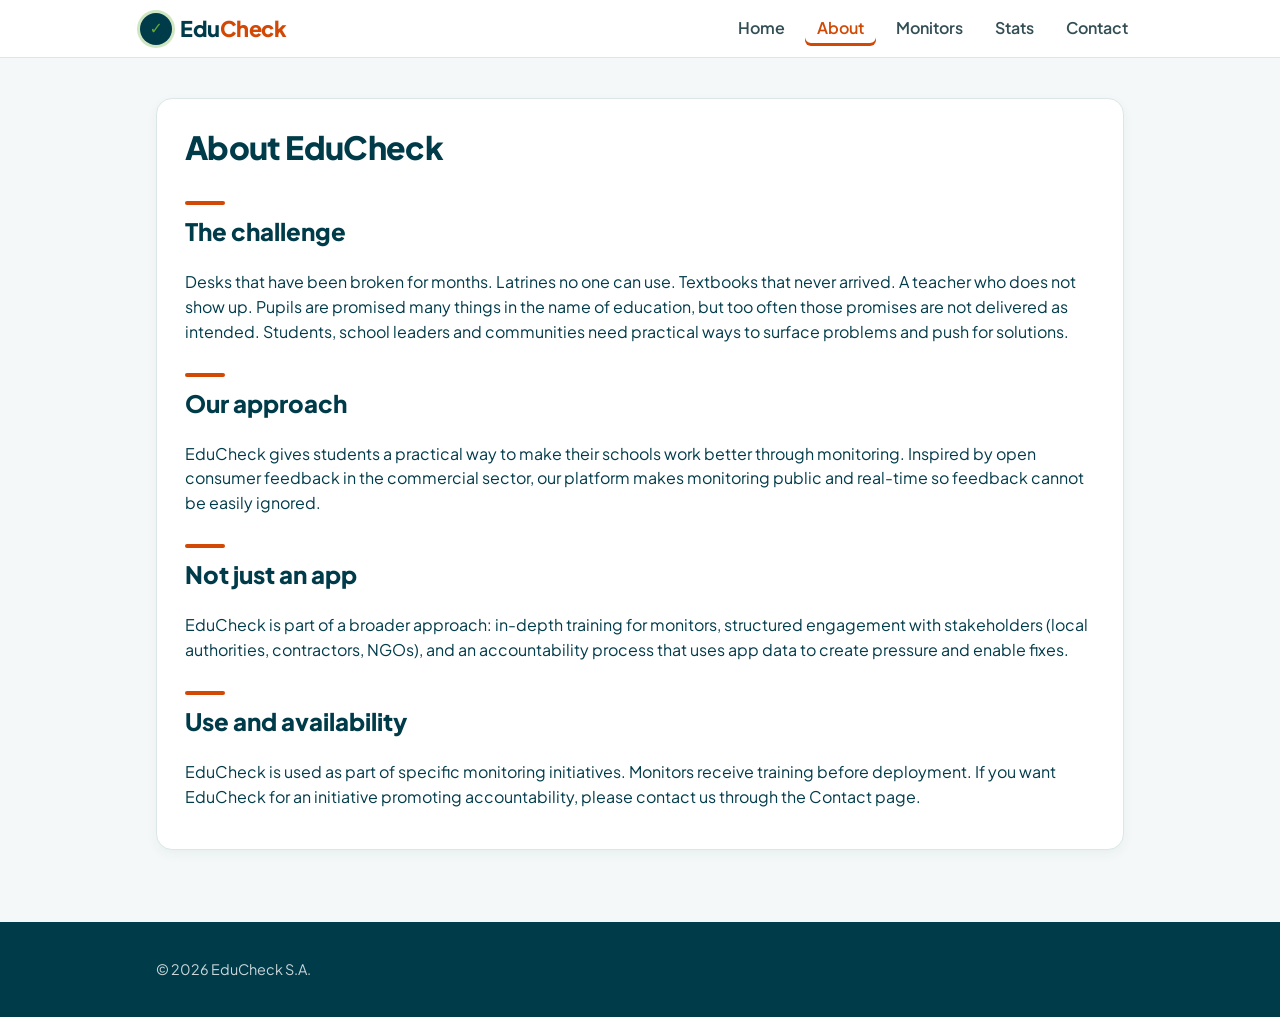
<file: about.html>
<!doctype html>
<html lang="en">
<head>
  <meta charset="utf-8" />
  <meta name="viewport" content="width=device-width,initial-scale=1" />
  <title>About — EduCheck</title>
  <link rel="stylesheet" href="assets/css/styles.css">
</head>
<body>
  <header class="site-header">
    <div class="container header-inner">
      <a href="index.html" class="brand">Edu<span>Check</span></a>
      <button class="nav-toggle" id="navToggleAbout" aria-expanded="false" aria-controls="siteNavAbout">Menu</button>
      <nav id="siteNavAbout" class="site-nav" aria-label="Main navigation">
        <ul>
          <li><a href="index.html">Home</a></li>
          <li><a href="about.html" aria-current="page">About</a></li>
          <li><a href="monitors.html">Monitors</a></li>
          <li><a href="stats.html">Stats</a></li>
          <li><a href="contact.html">Contact</a></li>
        </ul>
      </nav>
    </div>
  </header>

  <main class="container">
    <article class="page">
      <h1>About EduCheck</h1>

      <h2>The challenge</h2>
      <p>Desks that have been broken for months. Latrines no one can use. Textbooks that never arrived. A teacher who does not show up. Pupils are promised many things in the name of education, but too often those promises are not delivered as intended. Students, school leaders and communities need practical ways to surface problems and push for solutions.</p>

      <h2>Our approach</h2>
      <p>EduCheck gives students a practical way to make their schools work better through monitoring. Inspired by open consumer feedback in the commercial sector, our platform makes monitoring public and real-time so feedback cannot be easily ignored.</p>

      <h2>Not just an app</h2>
      <p>EduCheck is part of a broader approach: in-depth training for monitors, structured engagement with stakeholders (local authorities, contractors, NGOs), and an accountability process that uses app data to create pressure and enable fixes.</p>

      <h2>Use and availability</h2>
      <p>EduCheck is used as part of specific monitoring initiatives. Monitors receive training before deployment. If you want EduCheck for an initiative promoting accountability, please contact us through the Contact page.</p>
    </article>
  </main>

  <footer class="site-footer">
    <div class="container">
      <p>&copy; <span id="yearAbout"></span> EduCheck S.A.</p>
    </div>
  </footer>

  <script src="assets/js/main.js"></script>
</body>
</html>
</file>
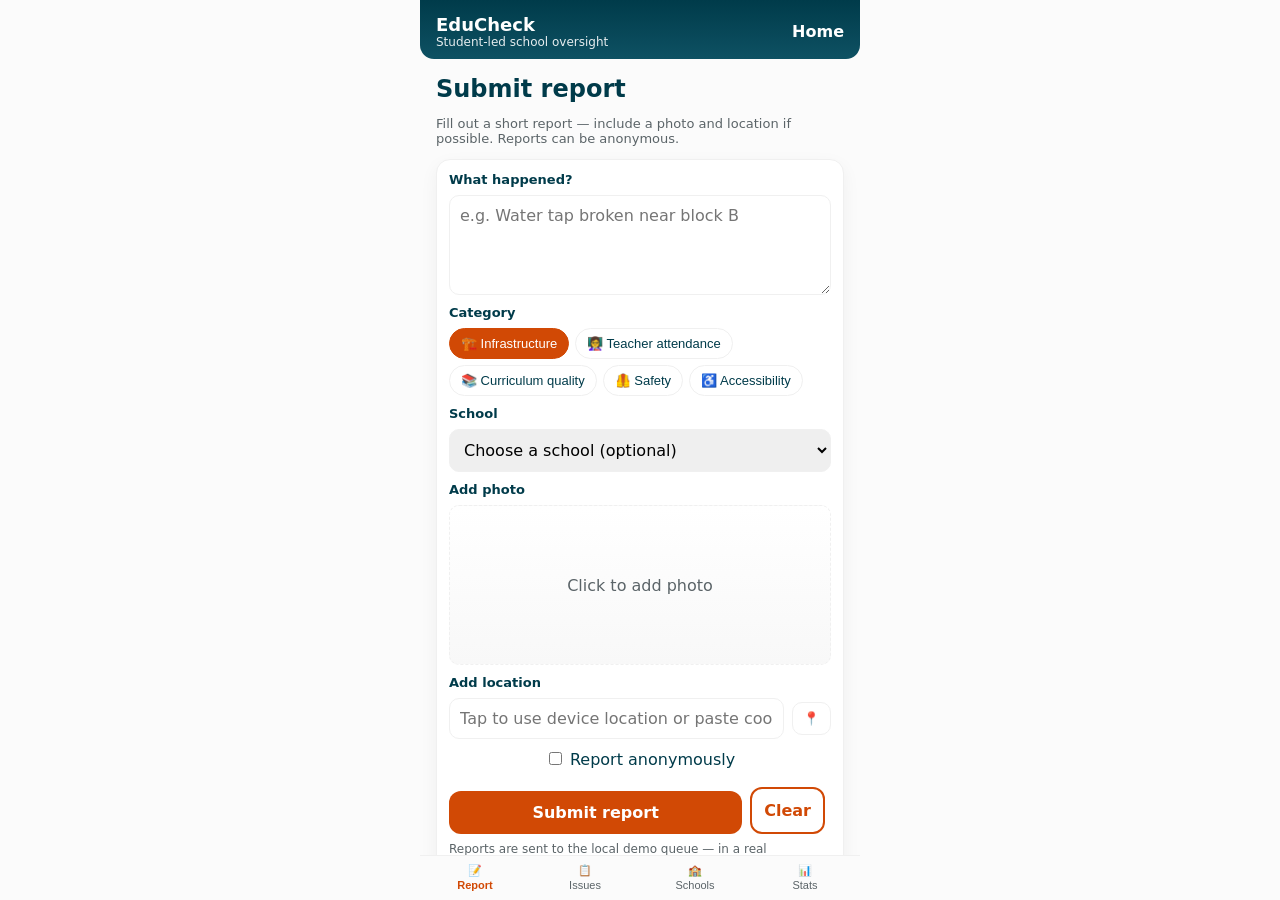
<file: app.html>
<!DOCTYPE html>
<html lang="en">
<head>
<meta charset="utf-8">
<meta name="viewport" content="width=device-width, initial-scale=1, viewport-fit=cover">
<title>EduCheck</title>
<style>
:root{--bg:#fbfbfb;--card:#fff;--ink:#003B4A;--mut:#5b6468;--line:#e6e6e6;--pri:#D14905;--pri-700:#A93A04;--brand:#003B4A;--brand-700:#0E5163;--ok:#166534;--blue:#1d4ed8;--radius:12px}
*{box-sizing:border-box}html,body{height:100%;margin:0;font-family:Inter, system-ui, -apple-system, "Segoe UI", Roboto,sans-serif}
body{background:var(--bg);color:var(--ink);display:flex;justify-content:center}
.app{width:100%;max-width:440px;height:100%;display:flex;flex-direction:column;background:var(--bg)}
header{padding:14px 16px 10px;background:linear-gradient(180deg,var(--brand),var(--brand-700));color:#fff;display:flex;align-items:center;justify-content:space-between;border-bottom-left-radius:14px;border-bottom-right-radius:14px}
header h1{font-size:18px;margin:0;font-weight:700}header small{opacity:.9;display:block;font-size:12px}
#off{font-size:11px;background:rgba(255,255,255,0.12);padding:4px 8px;border-radius:99px;display:none}
main{flex:1;overflow-y:auto;padding:16px}
.card{background:var(--card);border:1px solid var(--line);border-radius:14px;padding:12px;margin-bottom:10px;box-shadow:0 6px 18px rgba(15,23,32,0.05)}
nav{display:flex;background:transparent;border-top:1px solid var(--line)}
nav button{flex:1;border:0;background:none;color:var(--mut);padding:8px 0 9px;font-size:11px;cursor:pointer;display:flex;flex-direction:column;align-items:center;gap:2px}
nav button span{font-size:19px}nav button.on{color:var(--pri);font-weight:700}
.btn{background:var(--pri);color:#fff;border:0;border-radius:12px;padding:12px;font:inherit;font-weight:700;width:100%;cursor:pointer;margin-top:12px}
.btn.s{background:transparent;color:var(--pri);border:2px solid var(--pri);width:auto;padding:7px 12px;margin:8px 6px 0 0}
.chips{display:flex;flex-wrap:wrap;gap:6px}
.chip{border:1px solid var(--line);background:var(--card);color:var(--ink);padding:7px 11px;border-radius:99px;font-size:13px;cursor:pointer}
.chip.on{background:var(--pri);color:#fff;border-color:var(--pri)}
.mut{color:var(--mut);font-size:13px}
.ph{width:100%;max-height:150px;object-fit:cover;border-radius:10px;margin-top:8px}
.toast{position:fixed;left:50%;bottom:calc(80px + env(safe-area-inset-bottom,0px));transform:translateX(-50%);background:var(--ink);color:var(--bg);padding:10px 16px;border-radius:99px;font-size:13px;opacity:0;transition:.25s;pointer-events:none;max-width:90%}
.toast.on{opacity:1}
.kpi b{font-size:22px;color:var(--pri);display:block}
.form-row{display:flex;flex-direction:column;gap:8px;margin-bottom:10px}
.label{font-weight:700;font-size:13px}
.input,textarea,select{width:100%;padding:10px;border-radius:10px;border:1px solid var(--line);font:inherit}
textarea{min-height:100px;resize:vertical}
.row{display:flex;gap:8px}
.small{font-size:13px;color:var(--mut)}
.photo-preview{display:block;width:100%;height:160px;object-fit:cover;border-radius:10px;border:1px dashed var(--line);background:linear-gradient(180deg,#fff,#f8f8f8);display:grid;place-items:center;color:var(--mut)}
.switch{display:flex;align-items:center;gap:10px}
.geo{display:flex;gap:8px;align-items:center}
.geo button{padding:8px 10px;border-radius:10px;border:1px solid var(--line);background:#fff;cursor:pointer}
.footer-note{font-size:12px;color:var(--mut);margin-top:8px}
@media (max-width:420px){.ph{max-height:120px}}
</style>
</head>
<body>
<div class="app">
  <header>
    <div>
      <h1>EduCheck</h1>
      <small id="sub">Student-led school oversight</small>
    </div>
    <div style="display:flex;gap:10px;align-items:center">
      <div id="off">Offline</div>
      <a href="index.html" style="color:#fff;text-decoration:none;font-weight:700">Home</a>
    </div>
  </header>
  <main id="v" tabindex="-1"></main>
  <nav id="nav" aria-label="Main"></nav>
</div>
<div class="toast" id="t" role="status" aria-live="polite"></div>
<script>
// Keep app UI but change brand vars dynamically for consistency
const root = document.documentElement.style;
root.setProperty('--pri', '#D14905');
root.setProperty('--pri-700', '#A93A04');
root.setProperty('--line', '#f0f0f0');
</script>
<script>
/* Improved report form inspired by DevCheck (accessible, mobile-first, photo preview, location, anonymous toggle) */
const L={en:{report:"Report",issues:"Issues",schools:"Schools",stats:"Stats",more:"More",sub:"Student-led school oversight",submit:"Submit report",desc:"What happened?",cat:"Category",school:"School",photo:"Add photo",loc:"Add location",anon:"Report anonymously",all:"All",ack:"Acknowledge",fix:"Mark fixed",ver:"Verify fix",role:"Your role",lang:"Language",offline:"Offline mode",st:["Reported","Acknowledged","Fixed","Verified"]}};
const CATS={infra:"🏗️ Infrastructure",teacher:"👩‍🏫 Teacher attendance",curr:"📚 Curriculum quality",safety:"🦺 Safety",access:"♿ Accessibility"};
const SCH=[{id:1,n:"Collège Alfajiri",r:"Bukavu",t:"Secondary",tel:"+243 000 000 001"},{id:2,n:"Institut Mwanga",r:"Bukavu",t:"Technical",tel:"+243 000 000 002"},{id:3,n:"Lycée Lumière",r:"Goma",t:"Secondary",tel:"+243 000 000 003"}];
let I=[{id:1,s:1,c:"teacher",d:"Maths teacher absent for two weeks, no replacement.",st:2,when:"3 days ago"}];
let S={tab:"report",lang:"en",role:"Monitor",off:false,cat:"infra",anon:false,photo:null,loc:null,flt:-1,rf:"All",tf:"All",map:false,rate:{},q:[]};
const $=s=>document.querySelector(s);
function navTemplate(){
  return `
    <button class="on" data-t="report">📝<div>Report</div></button>
    <button data-t="issues">📋<div>Issues</div></button>
    <button data-t="schools">🏫<div>Schools</div></button>
    <button data-t="stats">📊<div>Stats</div></button>
  `;
}
function draw(){
  const v = document.getElementById('v');
  if(S.tab==='report'){
    v.innerHTML = `
      <h2 style="margin:0 0 8px">${L[S.lang].submit}</h2>
      <p class="mut">Fill out a short report — include a photo and location if possible. Reports can be anonymous.</p>
      <div class="card" role="form" aria-labelledby="reportHead">
        <div class="form-row">
          <label class="label" for="desc">${L[S.lang].desc}</label>
          <textarea id="desc" placeholder="e.g. Water tap broken near block B" aria-required="true"></textarea>
        </div>
        <div class="form-row">
          <label class="label">${L[S.lang].cat}</label>
          <div class="chips" id="catChips">
            ${Object.entries(CATS).map(([k,v])=>`<button type="button" class="chip ${S.cat===k? 'on':''}" data-cat="${k}">${v}</button>`).join('')}
          </div>
        </div>
        <div class="form-row">
          <label class="label" for="school">${L[S.lang].school}</label>
          <select id="school" class="input">
            <option value="">Choose a school (optional)</option>
            ${SCH.map(s=>`<option value="${s.id}">${s.n} — ${s.r}</option>`).join('')}
          </select>
        </div>
        <div class="form-row">
          <label class="label">${L[S.lang].photo}</label>
          <label class="photo-preview" id="photoPreview">Click to add photo<input id="photo" type="file" accept="image/*" style="display:none"></label>
        </div>
        <div class="form-row">
          <label class="label">${L[S.lang].loc}</label>
          <div class="geo">
            <input id="location" class="input" placeholder="Tap to use device location or paste coordinates" aria-label="Location">
            <button id="geoBtn" aria-label="Use device location">📍</button>
          </div>
        </div>
        <div class="form-row switch">
          <label><input id="anon" type="checkbox"> ${L[S.lang].anon}</label>
        </div>
        <div class="row" style="margin-top:6px">
          <button class="btn" id="submitBtn">${L[S.lang].submit}</button>
          <button class="btn s" id="clearBtn" type="button">Clear</button>
        </div>
        <div class="footer-note">Reports are sent to the local demo queue — in a real deployment they would go to a secure backend.</div>
      </div>
    `;
    bindReport();
  } else if(S.tab==='issues'){
    v.innerHTML = `<h2 style="margin:0 0 8px">Issues</h2><p class="mut">All reports (demo data)</p>` + renderIssues();
  } else if(S.tab==='schools'){
    v.innerHTML = `<h2 style="margin:0 0 8px">Schools</h2><p class="mut">Browse demo school list</p><div class="card">${SCH.map(s=>`<div style='margin-bottom:8px'><strong>${s.n}</strong><div class='mut'>${s.r} · ${s.t}</div></div>`).join('')}</div>`;
  } else if(S.tab==='stats'){
    v.innerHTML = `<h2 style="margin:0 0 8px">Stats</h2><div class="card"><div class="kpi"><b>${I.length}</b><span class="mini">reports (demo)</span></div></div>`;
  }
  document.getElementById('nav').innerHTML = navTemplate();
  bindNav();
}
function renderIssues(){
  if(I.length===0) return '<div class="card"><p class="mut">No reports yet.</p></div>';
  return '<div class="card">' + I.map(r=>{
    const school = SCH.find(s=>s.id===r.s);
    return `<div style="border-bottom:1px solid var(--line);padding:8px 0"><div style="display:flex;justify-content:space-between"><strong>${CATS[r.c]||r.c}</strong><small class="mut">${r.when||'now'}</small></div><div class="mut">${r.d}</div><div class="mut" style="margin-top:6px">${school?school.n:''}</div></div>`
  }).join('') + '</div>';
}
function bindNav(){
  document.querySelectorAll('#nav [data-t]').forEach(b=>{
    b.onclick=()=>{document.querySelectorAll('#nav button').forEach(x=>x.classList.remove('on'));b.classList.add('on');S.tab=b.dataset.t;draw();};
  });
}
function bindReport(){
  // category chips
  document.querySelectorAll('#catChips .chip').forEach(c=>c.onclick=()=>{
    document.querySelectorAll('#catChips .chip').forEach(x=>x.classList.remove('on'));
    c.classList.add('on');S.cat=c.dataset.cat;
  });
  // photo input and preview
  const photoInput = document.getElementById('photo');
  const preview = document.getElementById('photoPreview');
  preview.onclick = ()=> photoInput.click();
  photoInput.onchange = (e)=>{
    const f = e.target.files[0];
    if(!f) return;
    const url = URL.createObjectURL(f);
    S.photo = f;
    preview.innerHTML = `<img src="${url}" class="ph" alt="Photo preview">`;
  };
  // geolocation
  document.getElementById('geoBtn').onclick = async ()=>{
    if(!navigator.geolocation){toast('Geolocation not supported');return}
    document.getElementById('geoBtn').textContent='⏱';
    navigator.geolocation.getCurrentPosition(pos=>{
      const {latitude,longitude} = pos.coords;
      document.getElementById('location').value = `${latitude.toFixed(5)}, ${longitude.toFixed(5)}`;
      document.getElementById('geoBtn').textContent='📍';
    },err=>{toast('Unable to get location');document.getElementById('geoBtn').textContent='📍'});
  };
  // anonymous toggle
  document.getElementById('anon').onchange = e=>S.anon=e.target.checked;
  // submit
  document.getElementById('submitBtn').onclick = ()=>{
    const desc = document.getElementById('desc').value.trim();
    if(!desc){toast('Please add a short description');document.getElementById('desc').focus();return}
    const school = parseInt(document.getElementById('school').value)||null;
    const id = Date.now();
    I.unshift({id,id2:id,s:school,c:S.cat,d:desc,st:0,when:'just now',anon:S.anon});
    toast('Report queued (demo)');
    // reset small parts but keep last category
    document.getElementById('desc').value='';
    document.getElementById('location').value='';
    document.getElementById('photo').value='';
    document.getElementById('photoPreview').innerHTML='Click to add photo<input id="photo" type="file" accept="image/*" style="display:none">';
    // rebind photo input after replacing node
    document.getElementById('photo').onchange = photoInput.onchange;
    draw();
  };
  document.getElementById('clearBtn').onclick = ()=>{
    document.getElementById('desc').value='';document.getElementById('location').value='';document.getElementById('photo').value='';document.getElementById('anon').checked=false;S.anon=false;toast('Cleared');
  };
}
function toast(msg){
  const t = document.getElementById('t');t.textContent=msg;t.classList.add('on');setTimeout(()=>t.classList.remove('on'),2500);
}
// initial render
draw();
</script>
</body>
</html>
</file>
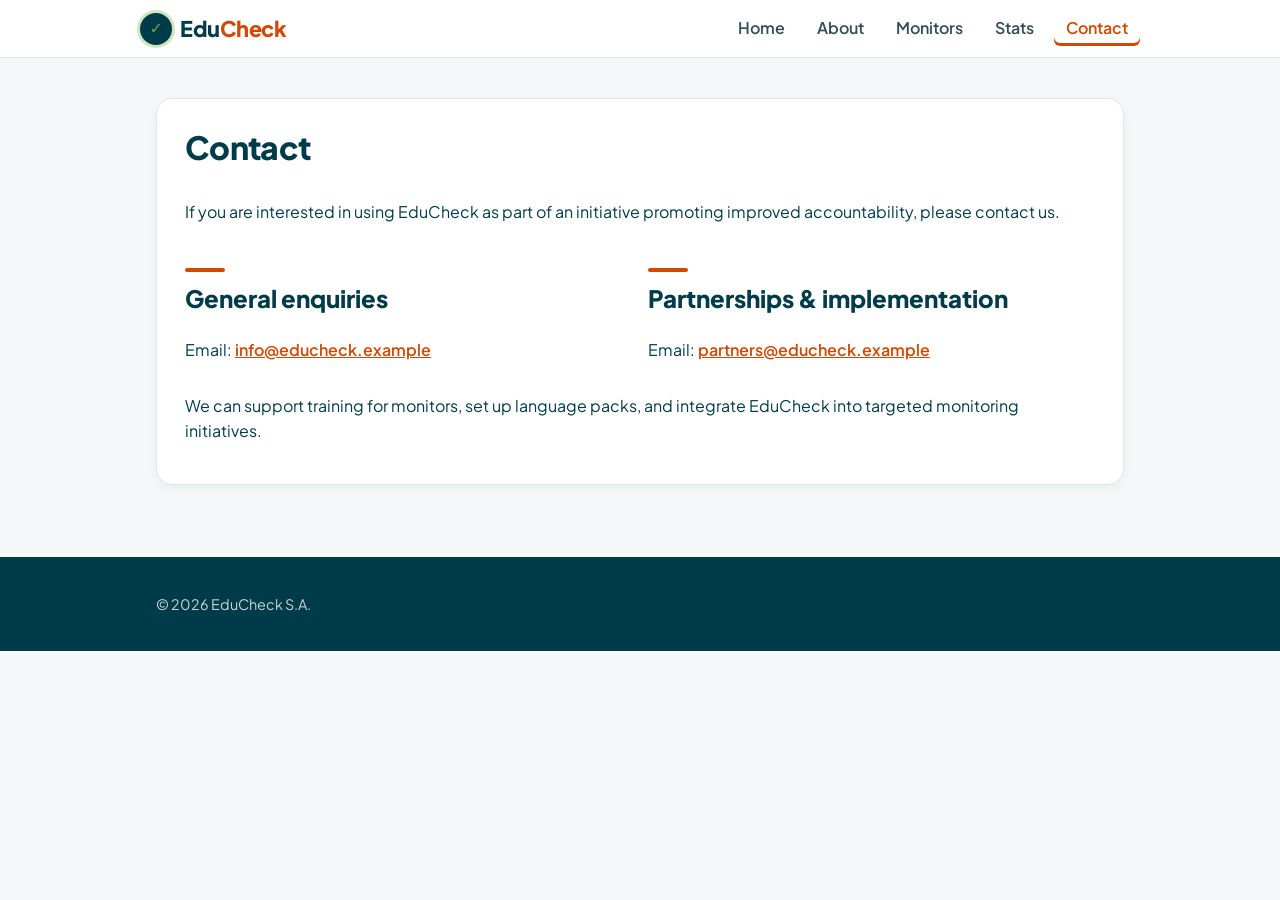
<file: contact.html>
<!doctype html>
<html lang="en">
<head>
  <meta charset="utf-8" />
  <meta name="viewport" content="width=device-width,initial-scale=1" />
  <title>Contact — EduCheck</title>
  <link rel="stylesheet" href="assets/css/styles.css">
</head>
<body>
  <header class="site-header">
    <div class="container header-inner">
      <a href="index.html" class="brand">Edu<span>Check</span></a>
      <nav class="site-nav" aria-label="Main navigation">
        <ul>
          <li><a href="index.html">Home</a></li>
          <li><a href="about.html">About</a></li>
          <li><a href="monitors.html">Monitors</a></li>
          <li><a href="stats.html">Stats</a></li>
          <li><a href="contact.html" aria-current="page">Contact</a></li>
        </ul>
      </nav>
    </div>
  </header>

  <main class="container">
    <article class="page">
      <h1>Contact</h1>
      <p>If you are interested in using EduCheck as part of an initiative promoting improved accountability, please contact us.</p>

      <section class="contact-grid">
        <div>
          <h2>General enquiries</h2>
          <p>Email: <a href="mailto:info@educheck.example">info@educheck.example</a></p>
        </div>
        <div>
          <h2>Partnerships & implementation</h2>
          <p>Email: <a href="mailto:partners@educheck.example">partners@educheck.example</a></p>
        </div>
      </section>

      <p>We can support training for monitors, set up language packs, and integrate EduCheck into targeted monitoring initiatives.</p>
    </article>
  </main>

  <footer class="site-footer">
    <div class="container">
      <p>&copy; <span id="yearContact"></span> EduCheck S.A.</p>
    </div>
  </footer>

  <script src="assets/js/main.js"></script>
</body>
</html>
</file>
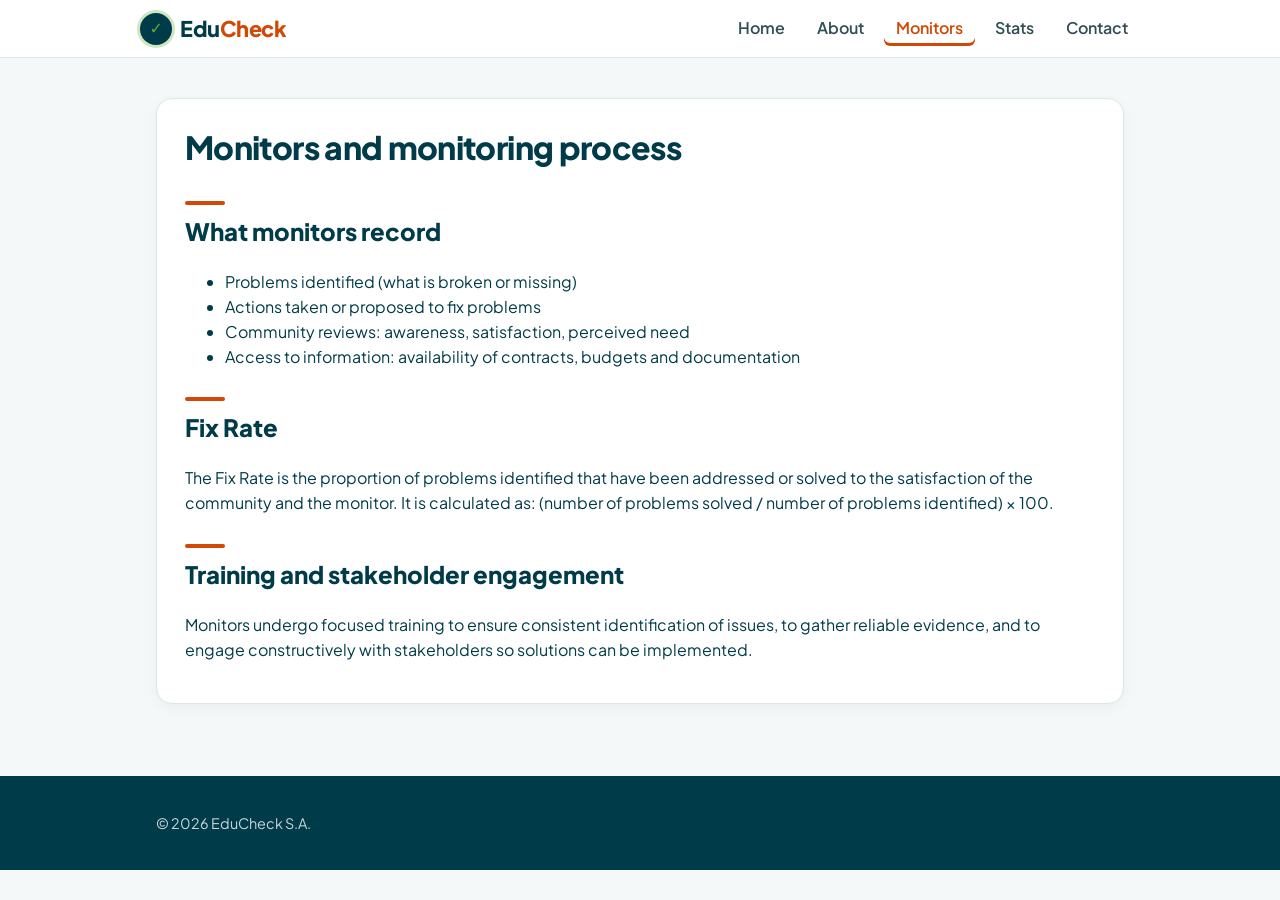
<file: monitors.html>
<!doctype html>
<html lang="en">
<head>
  <meta charset="utf-8" />
  <meta name="viewport" content="width=device-width,initial-scale=1" />
  <title>Monitors — How EduCheck works</title>
  <link rel="stylesheet" href="assets/css/styles.css">
</head>
<body>
  <header class="site-header">
    <div class="container header-inner">
      <a href="index.html" class="brand">Edu<span>Check</span></a>
      <button class="nav-toggle" id="navToggleMon" aria-expanded="false" aria-controls="siteNavMon">Menu</button>
      <nav id="siteNavMon" class="site-nav" aria-label="Main navigation">
        <ul>
          <li><a href="index.html">Home</a></li>
          <li><a href="about.html">About</a></li>
          <li><a href="monitors.html" aria-current="page">Monitors</a></li>
          <li><a href="stats.html">Stats</a></li>
          <li><a href="contact.html">Contact</a></li>
        </ul>
      </nav>
    </div>
  </header>

  <main class="container">
    <article class="page">
      <h1>Monitors and monitoring process</h1>

      <h2>What monitors record</h2>
      <ul>
        <li>Problems identified (what is broken or missing)</li>
        <li>Actions taken or proposed to fix problems</li>
        <li>Community reviews: awareness, satisfaction, perceived need</li>
        <li>Access to information: availability of contracts, budgets and documentation</li>
      </ul>

      <h2>Fix Rate</h2>
      <p>The Fix Rate is the proportion of problems identified that have been addressed or solved to the satisfaction of the community and the monitor. It is calculated as: (number of problems solved / number of problems identified) × 100.</p>

      <h2>Training and stakeholder engagement</h2>
      <p>Monitors undergo focused training to ensure consistent identification of issues, to gather reliable evidence, and to engage constructively with stakeholders so solutions can be implemented.</p>
    </article>
  </main>

  <footer class="site-footer">
    <div class="container">
      <p>&copy; <span id="yearMon"></span> EduCheck S.A.</p>
    </div>
  </footer>

  <script src="assets/js/main.js"></script>
</body>
</html>
</file>
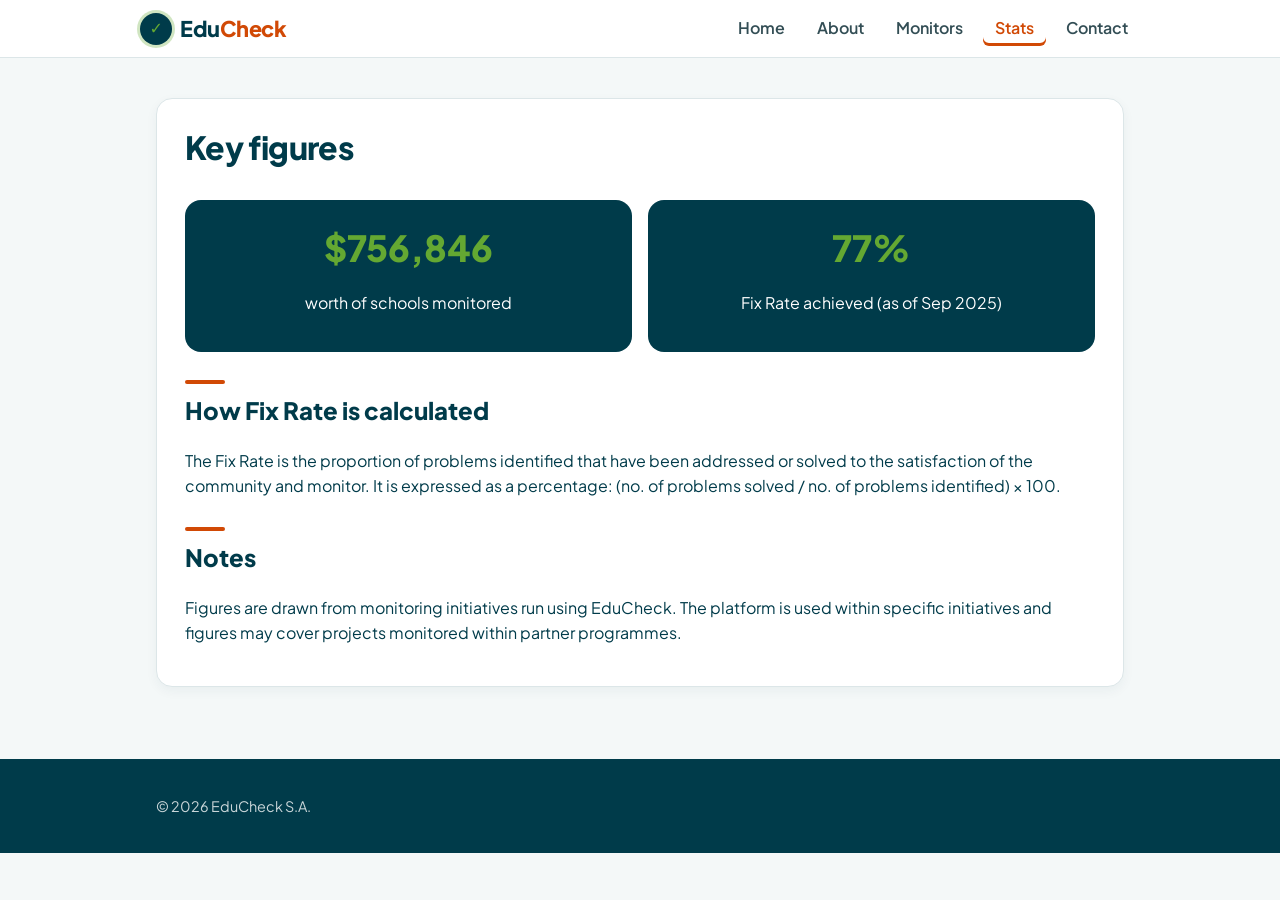
<file: stats.html>
<!doctype html>
<html lang="en">
<head>
  <meta charset="utf-8" />
  <meta name="viewport" content="width=device-width,initial-scale=1" />
  <title>Stats — EduCheck</title>
  <link rel="stylesheet" href="assets/css/styles.css">
</head>
<body>
  <header class="site-header">
    <div class="container header-inner">
      <a href="index.html" class="brand">Edu<span>Check</span></a>
      <nav class="site-nav" aria-label="Main navigation">
        <ul>
          <li><a href="index.html">Home</a></li>
          <li><a href="about.html">About</a></li>
          <li><a href="monitors.html">Monitors</a></li>
          <li><a href="stats.html" aria-current="page">Stats</a></li>
          <li><a href="contact.html">Contact</a></li>
        </ul>
      </nav>
    </div>
  </header>

  <main class="container">
    <article class="page">
      <h1>Key figures</h1>

      <section class="figures">
        <div class="figure">
          <h2 id="fig-money">$0</h2>
          <p>worth of schools monitored</p>
        </div>
        <div class="figure">
          <h2 id="fig-fix">0%</h2>
          <p>Fix Rate achieved (as of Sep 2025)</p>
        </div>
      </section>

      <section>
        <h2>How Fix Rate is calculated</h2>
        <p>The Fix Rate is the proportion of problems identified that have been addressed or solved to the satisfaction of the community and monitor. It is expressed as a percentage: (no. of problems solved / no. of problems identified) × 100.</p>
      </section>

      <section>
        <h2>Notes</h2>
        <p>Figures are drawn from monitoring initiatives run using EduCheck. The platform is used within specific initiatives and figures may cover projects monitored within partner programmes.</p>
      </section>
    </article>
  </main>

  <footer class="site-footer">
    <div class="container">
      <p>&copy; <span id="yearStats"></span> EduCheck S.A.</p>
    </div>
  </footer>

  <script src="assets/js/main.js"></script>
</body>
</html>
</file>
<file: assets/css/styles.css>
/* EduCheck brand styles (DevCheck-inspired: petrol, orange, tick green) */
@import url('https://fonts.googleapis.com/css2?family=Plus+Jakarta+Sans:wght@400;600;700;800&display=swap');
:root{
  --ink:#003B4A;
  --accent:#D14905;
  --accent-dark:#A93A04;
  --fix:#64A832;
  --muted:#5B6B70;
  --bg:#F4F8F8;
  --max-width:1000px;
  --container-padding:1rem;
  font-family: "Plus Jakarta Sans", system-ui, -apple-system, "Segoe UI", Roboto, "Helvetica Neue", Arial;
  color-scheme: light;
}
*{box-sizing:border-box}
html,body{height:100%}
body{margin:0;background:var(--bg);color:var(--ink);line-height:1.55}
.container{max-width:var(--max-width);margin:0 auto;padding:var(--container-padding)}
.site-header{background:#fff;border-bottom:1px solid #DCE6E8;position:sticky;top:0;z-index:10}
.header-inner{display:flex;align-items:center;justify-content:space-between;padding:0.75rem 0}
.brand{display:inline-flex;align-items:center;font-weight:800;color:var(--ink);text-decoration:none;font-size:1.35rem;letter-spacing:-0.02em}
.brand::before{content:"\2713";margin-right:0.5rem;display:inline-flex;align-items:center;justify-content:center;width:2rem;height:2rem;border-radius:50%;background:var(--ink);color:var(--fix);font-size:1rem;box-shadow:0 0 0 3px rgba(100,168,50,0.3)}
.brand span{color:var(--accent)}
.site-nav ul{list-style:none;margin:0;padding:0;display:flex;gap:0.5rem}
.site-nav a{text-decoration:none;padding:0.5rem 0.75rem;color:#334E55;font-weight:600;border-radius:6px}
.site-nav a:hover,.site-nav a[aria-current="page"]{color:var(--accent)}
.site-nav a[aria-current="page"]{box-shadow:inset 0 -3px 0 var(--accent)}
.nav-toggle{display:none;background:none;border:1px solid #ddd;padding:0.5rem;border-radius:6px}

/* Hero */
.hero{background:var(--ink);color:#fff;padding:2.5rem 0}
.hero .lead{color:var(--muted);margin-top:0.5rem}
.stats-grid{display:flex;gap:1rem;margin:1.25rem 0;flex-wrap:wrap}
.stat{background:#fff;padding:1rem;border-radius:8px;flex:1 1 200px;box-shadow:0 2px 6px rgba(8,20,40,0.04)}
.stat-value{display:block;font-size:1.4rem;font-weight:800;color:var(--accent)}
.stat-label{font-size:0.9rem;color:var(--muted)}

/* Buttons */
.btn{display:inline-block;background:var(--accent);color:white;font-weight:700;padding:0.7rem 1.2rem;border-radius:10px;text-decoration:none}
.btn:hover{background:var(--accent-dark)}
.btn-outline{background:transparent;border:1px solid var(--accent);color:var(--accent)}

/* Page content */
.page{background:#fff;padding:1.5rem 1.75rem;border-radius:16px;border:1px solid #DCE6E8;box-shadow:0 4px 12px rgba(0,59,74,0.05);margin:1.5rem 0}
.page h1{margin-top:0;font-size:2rem;font-weight:800;letter-spacing:-0.02em}
.page h2{color:var(--ink);font-weight:800;margin-top:1.75rem}
.page h2::before{content:"";display:block;width:2.5rem;height:4px;border-radius:4px;background:var(--accent);margin-bottom:0.5rem}
.page a{color:var(--accent);font-weight:600}
.figures{display:flex;gap:1rem;flex-wrap:wrap}
.figure{background:var(--ink);color:#fff;padding:1.25rem;border-radius:16px;flex:1 1 220px;text-align:center}
.figure h2{color:var(--fix);font-size:2.25rem;margin:0}
.figure h2::before{display:none}
.contact-grid{display:grid;grid-template-columns:repeat(auto-fit,minmax(220px,1fr));gap:1rem}

/* Footer */
.site-footer{background:var(--ink);padding:1.25rem 0;margin-top:2rem}
.site-footer p{margin:0;color:#C9D6D9;font-size:0.9rem}

/* Responsive */
@media (max-width:800px){
  .site-nav{display:none}
  .nav-toggle{display:inline-block}
  .nav-toggle[aria-expanded="true"] + .site-nav{display:block}
  .header-inner{gap:0.5rem}
  .stats-grid{flex-direction:column}
}
</file>
